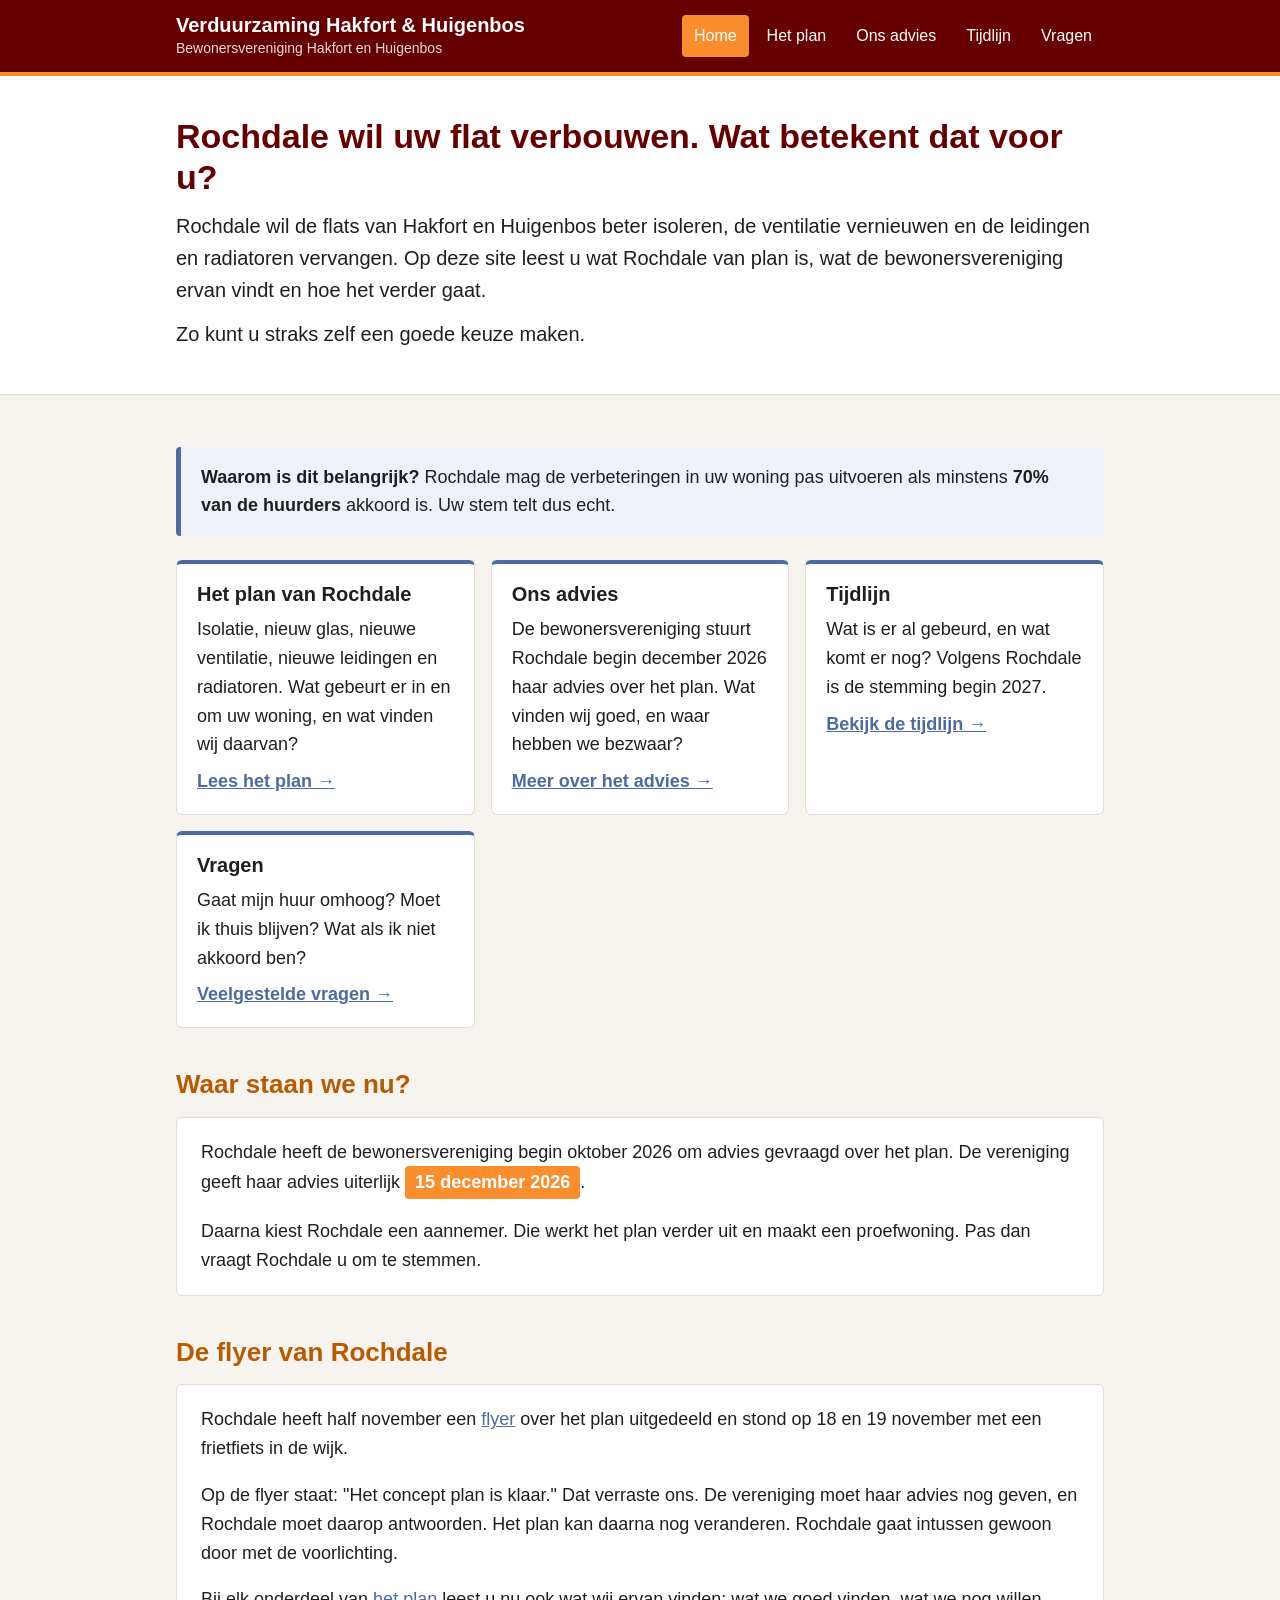
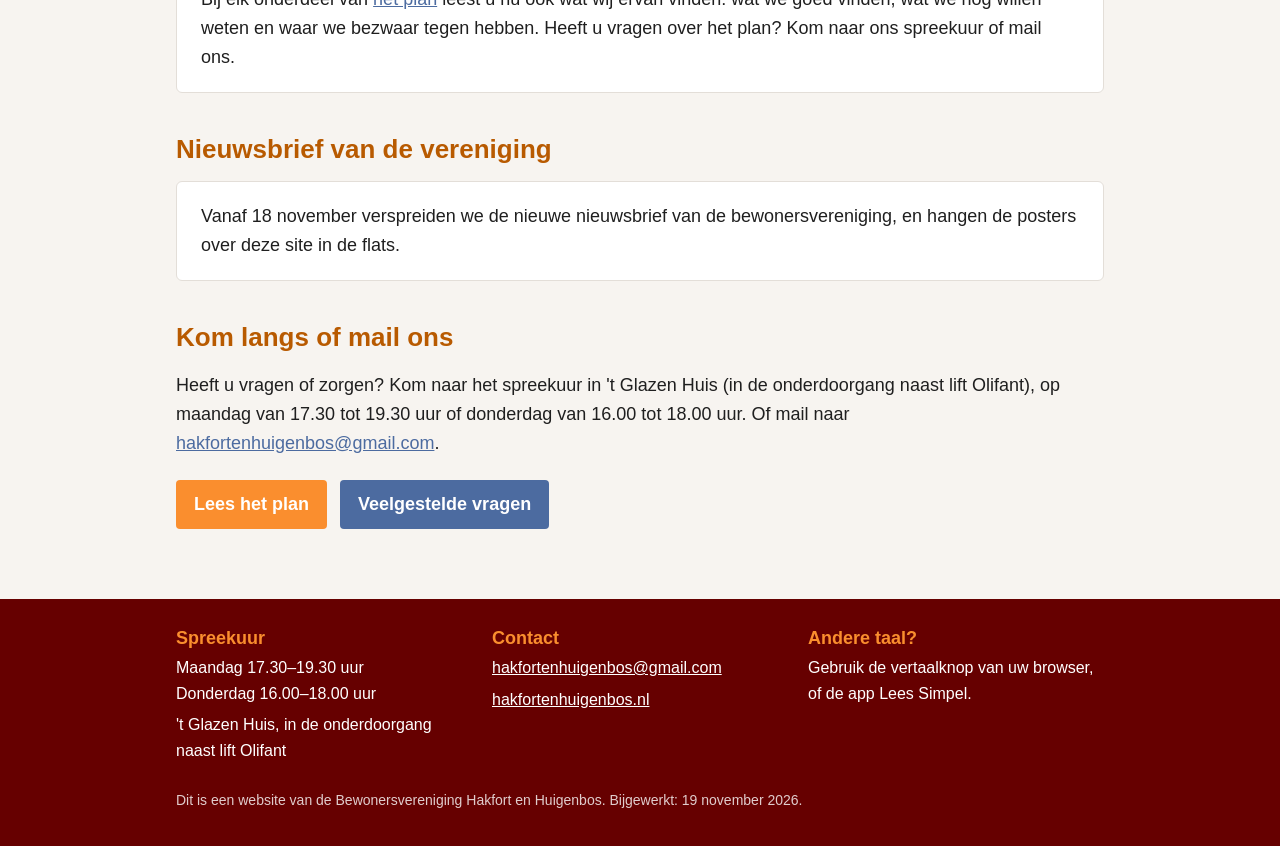
<file: index.html>
<!doctype html>
<html lang="nl">
<head>
<meta charset="utf-8">
<meta name="viewport" content="width=device-width, initial-scale=1">
<title>Verduurzaming Hakfort en Huigenbos</title>
<meta name="description" content="Rochdale wil de flats Hakfort en Huigenbos verbeteren. De bewonersvereniging legt uit wat dat voor u betekent.">
<link rel="stylesheet" href="css/style.css">
</head>
<body>
<header class="kop">
  <div class="wrap">
    <a class="logo" href="index.html"><strong>Verduurzaming Hakfort &amp; Huigenbos</strong><span>Bewonersvereniging Hakfort en Huigenbos</span></a>
    <button class="menu-knop" aria-expanded="false" aria-controls="menu">Menu</button>
    <nav id="menu" aria-label="Hoofdmenu">
      <ul>
        <li><a href="index.html" aria-current="page">Home</a></li>
        <li><a href="plan.html">Het plan</a></li>
        <li><a href="standpunt.html">Ons advies</a></li>
        <li><a href="tijdlijn.html">Tijdlijn</a></li>
        <li><a href="vragen.html">Vragen</a></li>
      </ul>
    </nav>
  </div>
</header>
<section class="intro">
  <div class="wrap">
    <h1>Rochdale wil uw flat verbouwen. Wat betekent dat voor u?</h1>
    <p>Rochdale wil de flats van Hakfort en Huigenbos beter isoleren, de ventilatie vernieuwen en de leidingen en radiatoren vervangen. Op deze site leest u wat Rochdale van plan is, wat de bewonersvereniging ervan vindt en hoe het verder gaat.</p>
    <p>Zo kunt u straks zelf een goede keuze maken.</p>
  </div>
</section>

<main>
  <div class="wrap">
    <div class="let-op">
      <p><strong>Waarom is dit belangrijk?</strong> Rochdale mag de verbeteringen in uw woning pas uitvoeren als minstens <strong>70% van de huurders</strong> akkoord is. Uw stem telt dus echt.</p>
    </div>

    <div class="kaarten">
      <div class="kaart">
        <h3>Het plan van Rochdale</h3>
        <p>Isolatie, nieuw glas, nieuwe ventilatie, nieuwe leidingen en radiatoren. Wat gebeurt er in en om uw woning, en wat vinden wij daarvan?</p>
        <a class="meer" href="plan.html">Lees het plan &rarr;</a>
      </div>
      <div class="kaart">
        <h3>Ons advies</h3>
        <p>De bewonersvereniging stuurt Rochdale begin december 2026 haar advies over het plan. Wat vinden wij goed, en waar hebben we bezwaar?</p>
        <a class="meer" href="standpunt.html">Meer over het advies &rarr;</a>
      </div>
      <div class="kaart">
        <h3>Tijdlijn</h3>
        <p>Wat is er al gebeurd, en wat komt er nog? Volgens Rochdale is de stemming begin 2027.</p>
        <a class="meer" href="tijdlijn.html">Bekijk de tijdlijn &rarr;</a>
      </div>
      <div class="kaart">
        <h3>Vragen</h3>
        <p>Gaat mijn huur omhoog? Moet ik thuis blijven? Wat als ik niet akkoord ben?</p>
        <a class="meer" href="vragen.html">Veelgestelde vragen &rarr;</a>
      </div>
    </div>

    <h2>Waar staan we nu?</h2>
    <div class="blok">
      <p>Rochdale heeft de bewonersvereniging begin oktober 2026 om advies gevraagd over het plan. De vereniging geeft haar advies uiterlijk <span class="datum-groot">15 december 2026</span>.</p>
      <p>Daarna kiest Rochdale een aannemer. Die werkt het plan verder uit en maakt een proefwoning. Pas dan vraagt Rochdale u om te stemmen.</p>
    </div>

    <h2>De flyer van Rochdale</h2>
    <div class="blok">
      <p>Rochdale heeft half november een <a href="documenten/flyer-rochdale-2026-11.pdf">flyer</a> over het plan uitgedeeld en stond op 18 en 19 november met een frietfiets in de wijk.</p>
      <p>Op de flyer staat: "Het concept plan is klaar." Dat verraste ons. De vereniging moet haar advies nog geven, en Rochdale moet daarop antwoorden. Het plan kan daarna nog veranderen. Rochdale gaat intussen gewoon door met de voorlichting.</p>
      <p>Bij elk onderdeel van <a href="plan.html">het plan</a> leest u nu ook wat wij ervan vinden: wat we goed vinden, wat we nog willen weten en waar we bezwaar tegen hebben. Heeft u vragen over het plan? Kom naar ons spreekuur of mail ons.</p>
    </div>

    <h2>Nieuwsbrief van de vereniging</h2>
    <div class="blok">
      <p>Vanaf 18 november verspreiden we de nieuwe nieuwsbrief van de bewonersvereniging, en hangen de posters over deze site in de flats.</p>
    </div>

    <h2>Kom langs of mail ons</h2>
    <p>Heeft u vragen of zorgen? Kom naar het spreekuur in 't Glazen Huis (in de onderdoorgang naast lift Olifant), op maandag van 17.30 tot 19.30 uur of donderdag van 16.00 tot 18.00 uur. Of mail naar <a href="mailto:hakfortenhuigenbos@gmail.com">hakfortenhuigenbos@gmail.com</a>.</p>
    <p><a class="knop" href="plan.html">Lees het plan</a> <a class="knop stil" href="vragen.html">Veelgestelde vragen</a></p>
  </div>
</main>
<footer class="voet">
  <div class="wrap">
    <div class="kolommen">
      <div>
        <h2>Spreekuur</h2>
        <p>Maandag 17.30–19.30 uur<br>Donderdag 16.00–18.00 uur</p>
        <p>'t Glazen Huis, in de onderdoorgang naast lift Olifant</p>
      </div>
      <div>
        <h2>Contact</h2>
        <p><a href="mailto:hakfortenhuigenbos@gmail.com">hakfortenhuigenbos@gmail.com</a></p>
        <p><a href="https://www.hakfortenhuigenbos.nl">hakfortenhuigenbos.nl</a></p>
      </div>
      <div>
        <h2>Andere taal?</h2>
        <p>Gebruik de vertaalknop van uw browser, of de app Lees Simpel.</p>
      </div>
    </div>
    <p class="klein">Dit is een website van de Bewonersvereniging Hakfort en Huigenbos. Bijgewerkt: 19 november 2026.</p>
  </div>
</footer>
<script src="js/main.js"></script>
</body>
</html>
</file>
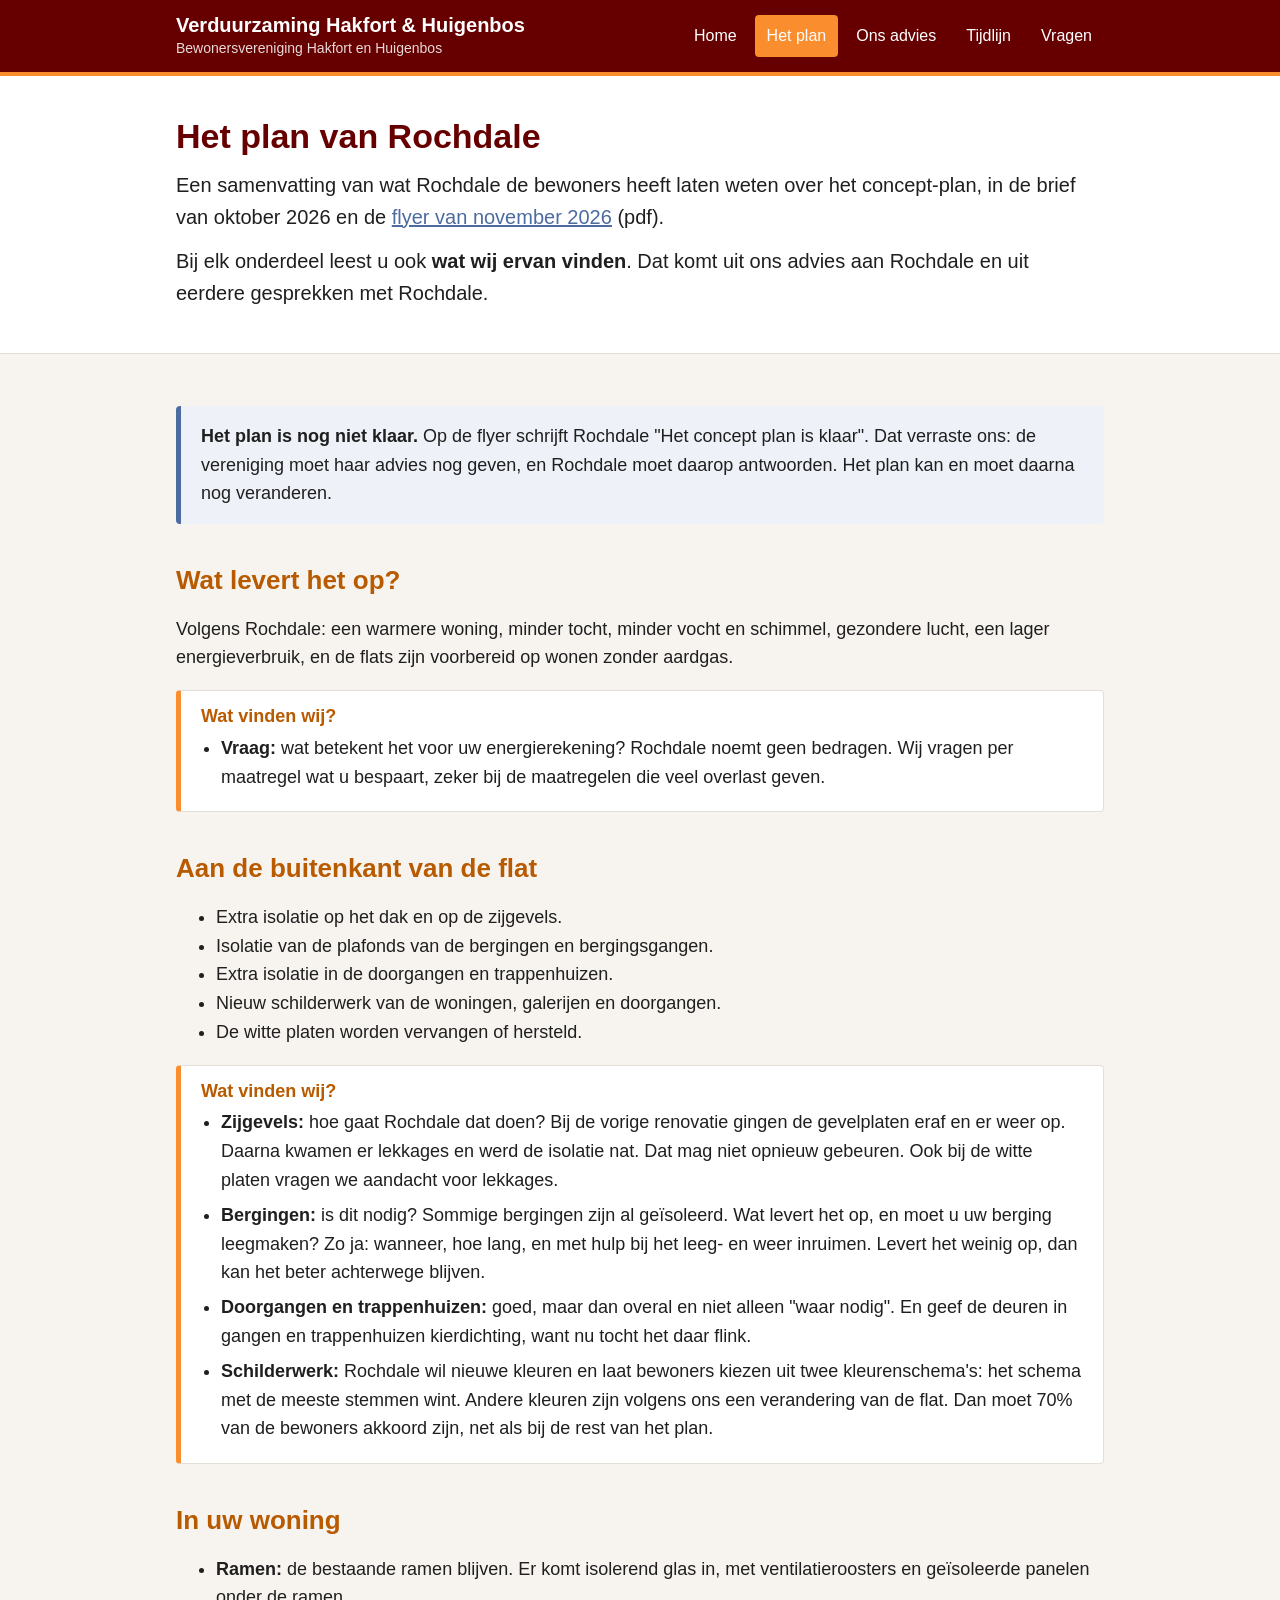
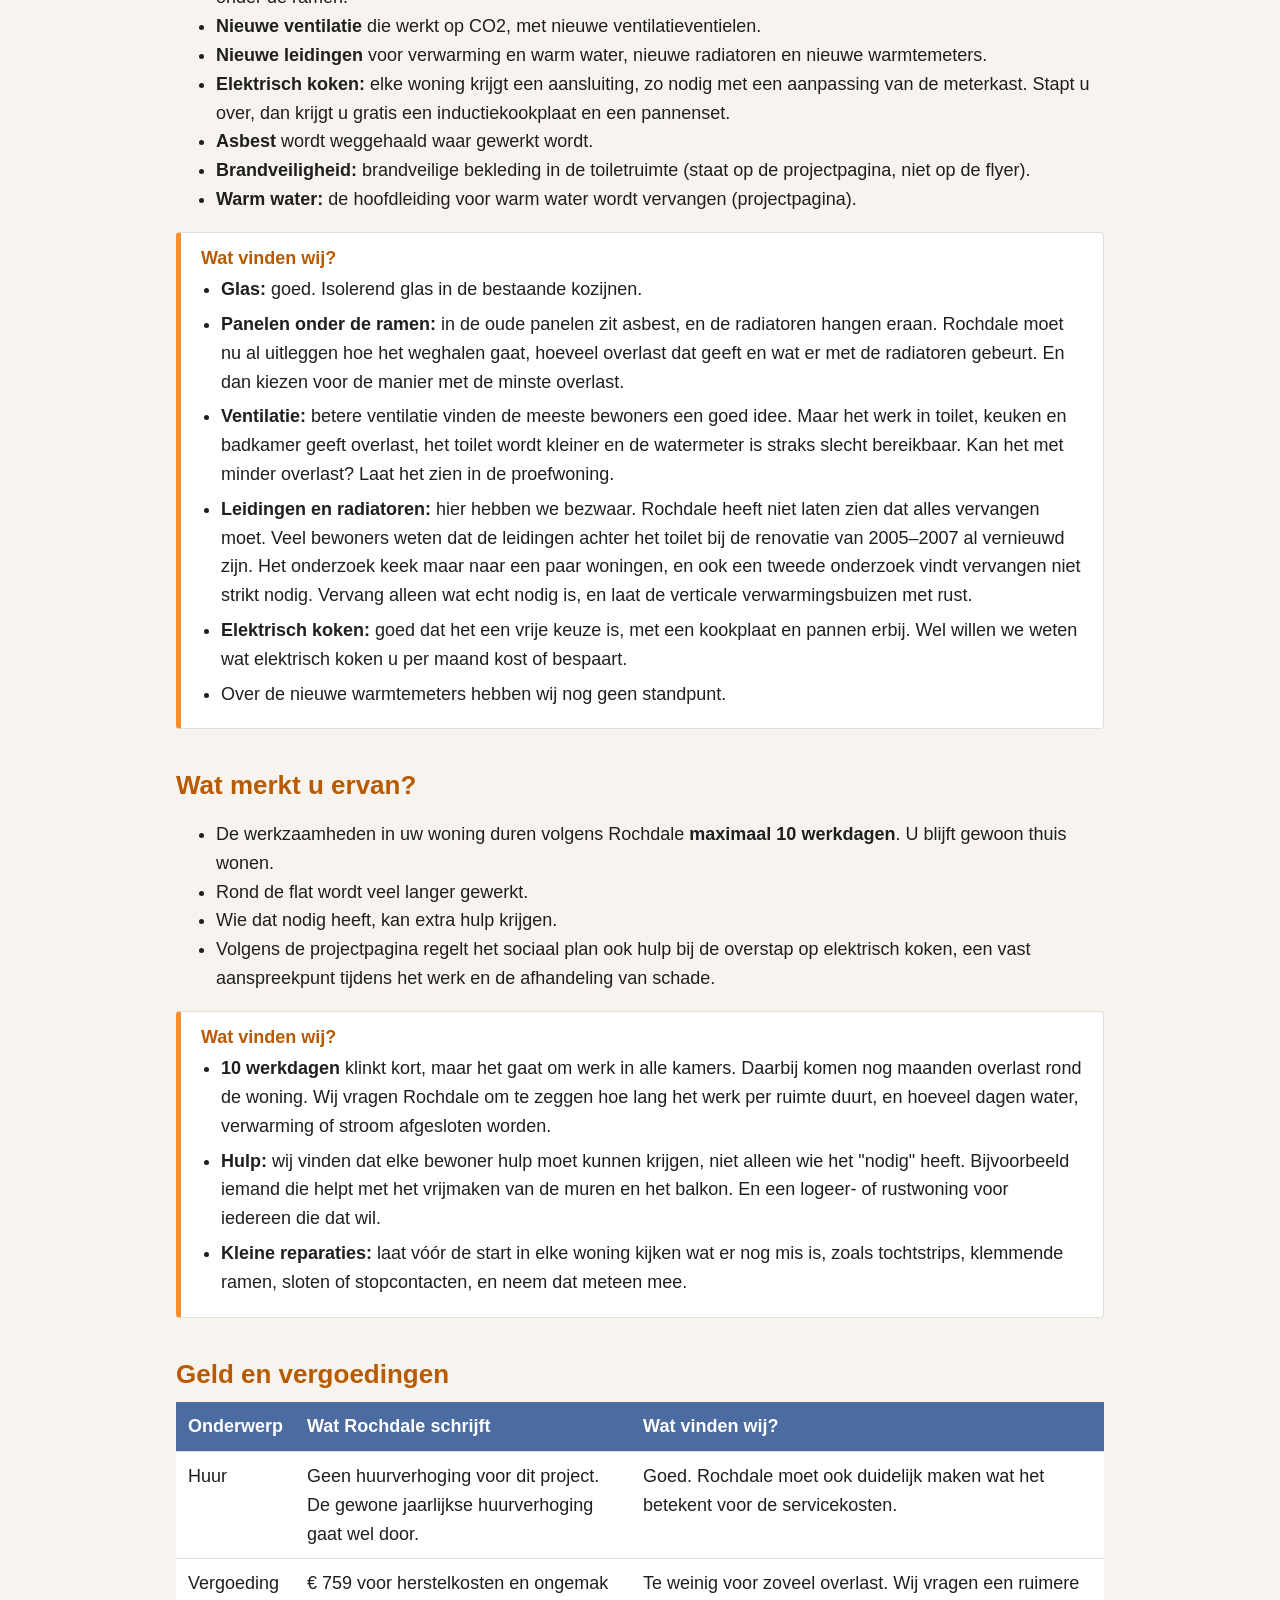
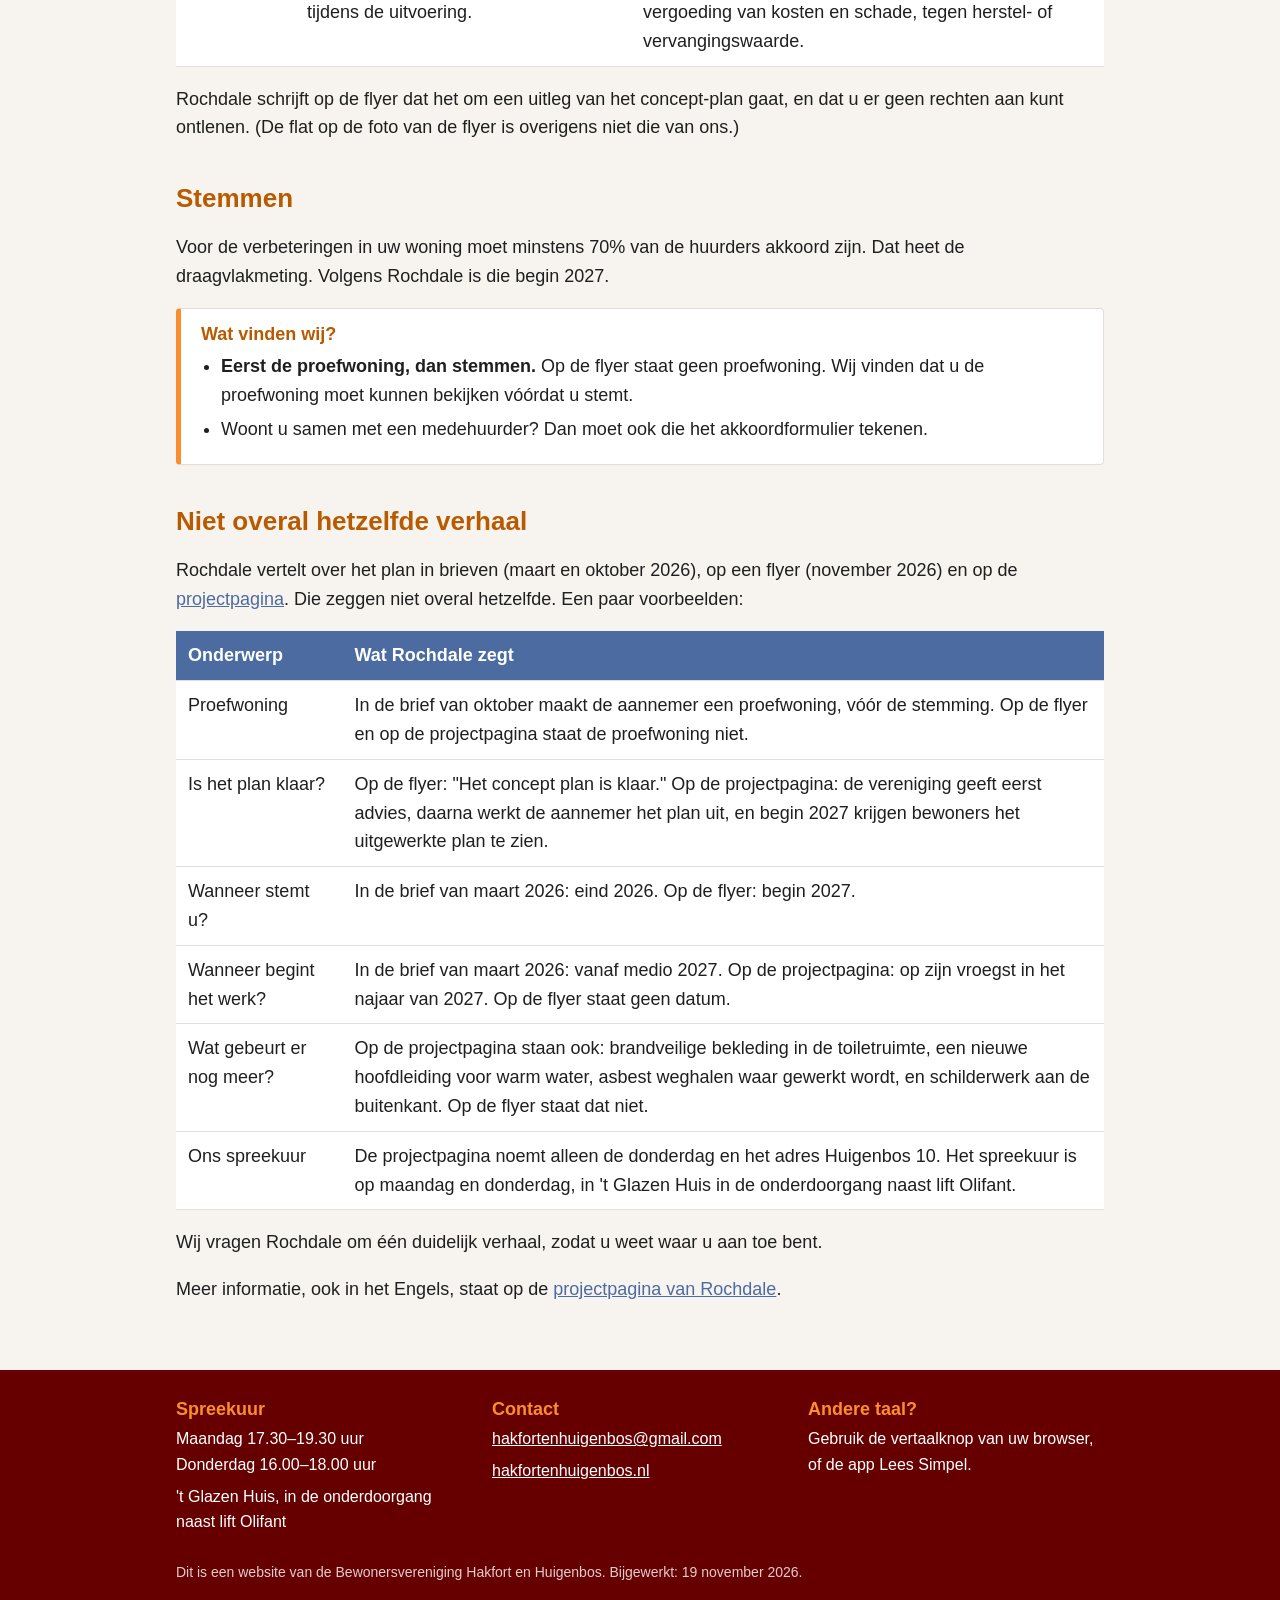
<file: plan.html>
<!doctype html>
<html lang="nl">
<head>
<meta charset="utf-8">
<meta name="viewport" content="width=device-width, initial-scale=1">
<title>Het plan van Rochdale - Verduurzaming Hakfort en Huigenbos</title>
<meta name="description" content="Wat Rochdale wil doen aan de flats Hakfort en Huigenbos, en wat de bewonersvereniging ervan vindt.">
<link rel="stylesheet" href="css/style.css">
</head>
<body>
<header class="kop">
  <div class="wrap">
    <a class="logo" href="index.html"><strong>Verduurzaming Hakfort &amp; Huigenbos</strong><span>Bewonersvereniging Hakfort en Huigenbos</span></a>
    <button class="menu-knop" aria-expanded="false" aria-controls="menu">Menu</button>
    <nav id="menu" aria-label="Hoofdmenu">
      <ul>
        <li><a href="index.html">Home</a></li>
        <li><a href="plan.html" aria-current="page">Het plan</a></li>
        <li><a href="standpunt.html">Ons advies</a></li>
        <li><a href="tijdlijn.html">Tijdlijn</a></li>
        <li><a href="vragen.html">Vragen</a></li>
      </ul>
    </nav>
  </div>
</header>
<section class="intro">
  <div class="wrap">
    <h1>Het plan van Rochdale</h1>
    <p>Een samenvatting van wat Rochdale de bewoners heeft laten weten over het concept-plan, in de brief van oktober 2026 en de <a href="documenten/flyer-rochdale-2026-11.pdf">flyer van november 2026</a> (pdf).</p>
    <p>Bij elk onderdeel leest u ook <strong>wat wij ervan vinden</strong>. Dat komt uit ons advies aan Rochdale en uit eerdere gesprekken met Rochdale.</p>
  </div>
</section>

<main>
  <div class="wrap">
    <div class="let-op">
      <p><strong>Het plan is nog niet klaar.</strong> Op de flyer schrijft Rochdale "Het concept plan is klaar". Dat verraste ons: de vereniging moet haar advies nog geven, en Rochdale moet daarop antwoorden. Het plan kan en moet daarna nog veranderen.</p>
    </div>

    <h2>Wat levert het op?</h2>
    <p>Volgens Rochdale: een warmere woning, minder tocht, minder vocht en schimmel, gezondere lucht, een lager energieverbruik, en de flats zijn voorbereid op wonen zonder aardgas.</p>
    <div class="onze-kijk">
      <h3>Wat vinden wij?</h3>
      <ul>
        <li><strong>Vraag:</strong> wat betekent het voor uw energierekening? Rochdale noemt geen bedragen. Wij vragen per maatregel wat u bespaart, zeker bij de maatregelen die veel overlast geven.</li>
      </ul>
    </div>

    <h2>Aan de buitenkant van de flat</h2>
    <ul>
      <li>Extra isolatie op het dak en op de zijgevels.</li>
      <li>Isolatie van de plafonds van de bergingen en bergingsgangen.</li>
      <li>Extra isolatie in de doorgangen en trappenhuizen.</li>
      <li>Nieuw schilderwerk van de woningen, galerijen en doorgangen.</li>
      <li>De witte platen worden vervangen of hersteld.</li>
    </ul>
    <div class="onze-kijk">
      <h3>Wat vinden wij?</h3>
      <ul>
        <li><strong>Zijgevels:</strong> hoe gaat Rochdale dat doen? Bij de vorige renovatie gingen de gevelplaten eraf en er weer op. Daarna kwamen er lekkages en werd de isolatie nat. Dat mag niet opnieuw gebeuren. Ook bij de witte platen vragen we aandacht voor lekkages.</li>
        <li><strong>Bergingen:</strong> is dit nodig? Sommige bergingen zijn al geïsoleerd. Wat levert het op, en moet u uw berging leegmaken? Zo ja: wanneer, hoe lang, en met hulp bij het leeg- en weer inruimen. Levert het weinig op, dan kan het beter achterwege blijven.</li>
        <li><strong>Doorgangen en trappenhuizen:</strong> goed, maar dan overal en niet alleen "waar nodig". En geef de deuren in gangen en trappenhuizen kierdichting, want nu tocht het daar flink.</li>
        <li><strong>Schilderwerk:</strong> Rochdale wil nieuwe kleuren en laat bewoners kiezen uit twee kleurenschema's: het schema met de meeste stemmen wint. Andere kleuren zijn volgens ons een verandering van de flat. Dan moet 70% van de bewoners akkoord zijn, net als bij de rest van het plan.</li>
      </ul>
    </div>

    <h2>In uw woning</h2>
    <ul>
      <li><strong>Ramen:</strong> de bestaande ramen blijven. Er komt isolerend glas in, met ventilatieroosters en geïsoleerde panelen onder de ramen.</li>
      <li><strong>Nieuwe ventilatie</strong> die werkt op CO2, met nieuwe ventilatieventielen.</li>
      <li><strong>Nieuwe leidingen</strong> voor verwarming en warm water, nieuwe radiatoren en nieuwe warmtemeters.</li>
      <li><strong>Elektrisch koken:</strong> elke woning krijgt een aansluiting, zo nodig met een aanpassing van de meterkast. Stapt u over, dan krijgt u gratis een inductiekookplaat en een pannenset.</li>
      <li><strong>Asbest</strong> wordt weggehaald waar gewerkt wordt.</li>
      <li><strong>Brandveiligheid:</strong> brandveilige bekleding in de toiletruimte (staat op de projectpagina, niet op de flyer).</li>
      <li><strong>Warm water:</strong> de hoofdleiding voor warm water wordt vervangen (projectpagina).</li>
    </ul>
    <div class="onze-kijk">
      <h3>Wat vinden wij?</h3>
      <ul>
        <li><strong>Glas:</strong> goed. Isolerend glas in de bestaande kozijnen.</li>
        <li><strong>Panelen onder de ramen:</strong> in de oude panelen zit asbest, en de radiatoren hangen eraan. Rochdale moet nu al uitleggen hoe het weghalen gaat, hoeveel overlast dat geeft en wat er met de radiatoren gebeurt. En dan kiezen voor de manier met de minste overlast.</li>
        <li><strong>Ventilatie:</strong> betere ventilatie vinden de meeste bewoners een goed idee. Maar het werk in toilet, keuken en badkamer geeft overlast, het toilet wordt kleiner en de watermeter is straks slecht bereikbaar. Kan het met minder overlast? Laat het zien in de proefwoning.</li>
        <li><strong>Leidingen en radiatoren:</strong> hier hebben we bezwaar. Rochdale heeft niet laten zien dat alles vervangen moet. Veel bewoners weten dat de leidingen achter het toilet bij de renovatie van 2005–2007 al vernieuwd zijn. Het onderzoek keek maar naar een paar woningen, en ook een tweede onderzoek vindt vervangen niet strikt nodig. Vervang alleen wat echt nodig is, en laat de verticale verwarmingsbuizen met rust.</li>
        <li><strong>Elektrisch koken:</strong> goed dat het een vrije keuze is, met een kookplaat en pannen erbij. Wel willen we weten wat elektrisch koken u per maand kost of bespaart.</li>
        <li>Over de nieuwe warmtemeters hebben wij nog geen standpunt.</li>
      </ul>
    </div>

    <h2>Wat merkt u ervan?</h2>
    <ul>
      <li>De werkzaamheden in uw woning duren volgens Rochdale <strong>maximaal 10 werkdagen</strong>. U blijft gewoon thuis wonen.</li>
      <li>Rond de flat wordt veel langer gewerkt.</li>
      <li>Wie dat nodig heeft, kan extra hulp krijgen.</li>
      <li>Volgens de projectpagina regelt het sociaal plan ook hulp bij de overstap op elektrisch koken, een vast aanspreekpunt tijdens het werk en de afhandeling van schade.</li>
    </ul>
    <div class="onze-kijk">
      <h3>Wat vinden wij?</h3>
      <ul>
        <li><strong>10 werkdagen</strong> klinkt kort, maar het gaat om werk in alle kamers. Daarbij komen nog maanden overlast rond de woning. Wij vragen Rochdale om te zeggen hoe lang het werk per ruimte duurt, en hoeveel dagen water, verwarming of stroom afgesloten worden.</li>
        <li><strong>Hulp:</strong> wij vinden dat elke bewoner hulp moet kunnen krijgen, niet alleen wie het "nodig" heeft. Bijvoorbeeld iemand die helpt met het vrijmaken van de muren en het balkon. En een logeer- of rustwoning voor iedereen die dat wil.</li>
        <li><strong>Kleine reparaties:</strong> laat vóór de start in elke woning kijken wat er nog mis is, zoals tochtstrips, klemmende ramen, sloten of stopcontacten, en neem dat meteen mee.</li>
      </ul>
    </div>

    <h2>Geld en vergoedingen</h2>
    <div class="tabel-wrap">
      <table>
        <tr><th>Onderwerp</th><th>Wat Rochdale schrijft</th><th>Wat vinden wij?</th></tr>
        <tr><td>Huur</td><td>Geen huurverhoging voor dit project. De gewone jaarlijkse huurverhoging gaat wel door.</td><td>Goed. Rochdale moet ook duidelijk maken wat het betekent voor de servicekosten.</td></tr>
        <tr><td>Vergoeding</td><td>€ 759 voor herstelkosten en ongemak tijdens de uitvoering.</td><td>Te weinig voor zoveel overlast. Wij vragen een ruimere vergoeding van kosten en schade, tegen herstel- of vervangingswaarde.</td></tr>
      </table>
    </div>
    <p class="klein">Rochdale schrijft op de flyer dat het om een uitleg van het concept-plan gaat, en dat u er geen rechten aan kunt ontlenen. (De flat op de foto van de flyer is overigens niet die van ons.)</p>

    <h2>Stemmen</h2>
    <p>Voor de verbeteringen in uw woning moet minstens 70% van de huurders akkoord zijn. Dat heet de draagvlakmeting. Volgens Rochdale is die begin 2027.</p>
    <div class="onze-kijk">
      <h3>Wat vinden wij?</h3>
      <ul>
        <li><strong>Eerst de proefwoning, dan stemmen.</strong> Op de flyer staat geen proefwoning. Wij vinden dat u de proefwoning moet kunnen bekijken vóórdat u stemt.</li>
        <li>Woont u samen met een medehuurder? Dan moet ook die het akkoordformulier tekenen.</li>
      </ul>
    </div>
    <h2>Niet overal hetzelfde verhaal</h2>
    <p>Rochdale vertelt over het plan in brieven (maart en oktober 2026), op een flyer (november 2026) en op de <a href="https://www.rochdale.nl/renovatie-sloop-nieuwbouw/verduurzaming-hakfort-en-huigenbos">projectpagina</a>. Die zeggen niet overal hetzelfde. Een paar voorbeelden:</p>
    <div class="tabel-wrap">
      <table>
        <tr><th>Onderwerp</th><th>Wat Rochdale zegt</th></tr>
        <tr><td>Proefwoning</td><td>In de brief van oktober maakt de aannemer een proefwoning, vóór de stemming. Op de flyer en op de projectpagina staat de proefwoning niet.</td></tr>
        <tr><td>Is het plan klaar?</td><td>Op de flyer: "Het concept plan is klaar." Op de projectpagina: de vereniging geeft eerst advies, daarna werkt de aannemer het plan uit, en begin 2027 krijgen bewoners het uitgewerkte plan te zien.</td></tr>
        <tr><td>Wanneer stemt u?</td><td>In de brief van maart 2026: eind 2026. Op de flyer: begin 2027.</td></tr>
        <tr><td>Wanneer begint het werk?</td><td>In de brief van maart 2026: vanaf medio 2027. Op de projectpagina: op zijn vroegst in het najaar van 2027. Op de flyer staat geen datum.</td></tr>
        <tr><td>Wat gebeurt er nog meer?</td><td>Op de projectpagina staan ook: brandveilige bekleding in de toiletruimte, een nieuwe hoofdleiding voor warm water, asbest weghalen waar gewerkt wordt, en schilderwerk aan de buitenkant. Op de flyer staat dat niet.</td></tr>
        <tr><td>Ons spreekuur</td><td>De projectpagina noemt alleen de donderdag en het adres Huigenbos 10. Het spreekuur is op maandag en donderdag, in 't Glazen Huis in de onderdoorgang naast lift Olifant.</td></tr>
      </table>
    </div>
    <p>Wij vragen Rochdale om één duidelijk verhaal, zodat u weet waar u aan toe bent.</p>
    <p>Meer informatie, ook in het Engels, staat op de <a href="https://www.rochdale.nl/renovatie-sloop-nieuwbouw/verduurzaming-hakfort-en-huigenbos">projectpagina van Rochdale</a>.</p>
  </div>
</main>
<footer class="voet">
  <div class="wrap">
    <div class="kolommen">
      <div>
        <h2>Spreekuur</h2>
        <p>Maandag 17.30–19.30 uur<br>Donderdag 16.00–18.00 uur</p>
        <p>'t Glazen Huis, in de onderdoorgang naast lift Olifant</p>
      </div>
      <div>
        <h2>Contact</h2>
        <p><a href="mailto:hakfortenhuigenbos@gmail.com">hakfortenhuigenbos@gmail.com</a></p>
        <p><a href="https://www.hakfortenhuigenbos.nl">hakfortenhuigenbos.nl</a></p>
      </div>
      <div>
        <h2>Andere taal?</h2>
        <p>Gebruik de vertaalknop van uw browser, of de app Lees Simpel.</p>
      </div>
    </div>
    <p class="klein">Dit is een website van de Bewonersvereniging Hakfort en Huigenbos. Bijgewerkt: 19 november 2026.</p>
  </div>
</footer>
<script src="js/main.js"></script>
</body>
</html>
</file>
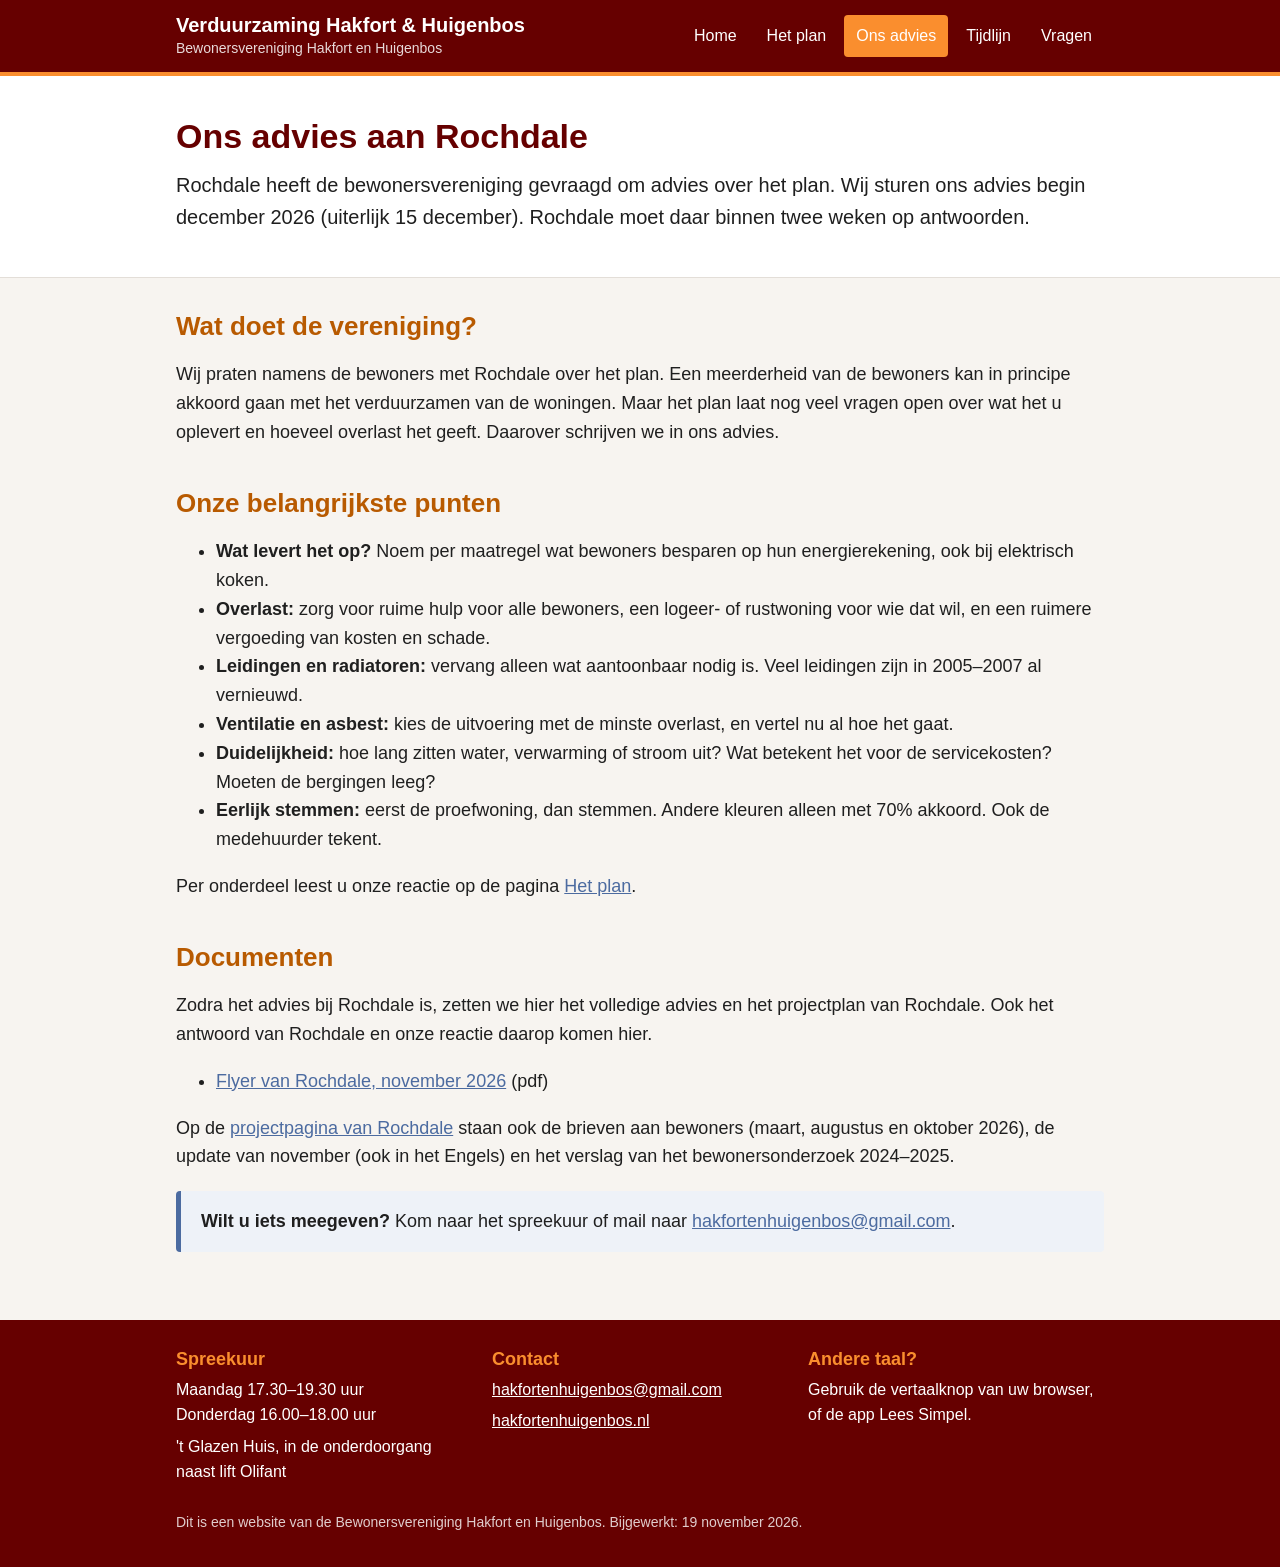
<file: standpunt.html>
<!doctype html>
<html lang="nl">
<head>
<meta charset="utf-8">
<meta name="viewport" content="width=device-width, initial-scale=1">
<title>Ons advies - Verduurzaming Hakfort en Huigenbos</title>
<meta name="description" content="Het advies van de bewonersvereniging Hakfort en Huigenbos over het plan van Rochdale.">
<link rel="stylesheet" href="css/style.css">
</head>
<body>
<header class="kop">
  <div class="wrap">
    <a class="logo" href="index.html"><strong>Verduurzaming Hakfort &amp; Huigenbos</strong><span>Bewonersvereniging Hakfort en Huigenbos</span></a>
    <button class="menu-knop" aria-expanded="false" aria-controls="menu">Menu</button>
    <nav id="menu" aria-label="Hoofdmenu">
      <ul>
        <li><a href="index.html">Home</a></li>
        <li><a href="plan.html">Het plan</a></li>
        <li><a href="standpunt.html" aria-current="page">Ons advies</a></li>
        <li><a href="tijdlijn.html">Tijdlijn</a></li>
        <li><a href="vragen.html">Vragen</a></li>
      </ul>
    </nav>
  </div>
</header>
<section class="intro">
  <div class="wrap">
    <h1>Ons advies aan Rochdale</h1>
    <p>Rochdale heeft de bewonersvereniging gevraagd om advies over het plan. Wij sturen ons advies begin december 2026 (uiterlijk 15 december). Rochdale moet daar binnen twee weken op antwoorden.</p>
  </div>
</section>

<main>
  <div class="wrap">
    <h2>Wat doet de vereniging?</h2>
    <p>Wij praten namens de bewoners met Rochdale over het plan. Een meerderheid van de bewoners kan in principe akkoord gaan met het verduurzamen van de woningen. Maar het plan laat nog veel vragen open over wat het u oplevert en hoeveel overlast het geeft. Daarover schrijven we in ons advies.</p>

    <h2>Onze belangrijkste punten</h2>
    <ul>
      <li><strong>Wat levert het op?</strong> Noem per maatregel wat bewoners besparen op hun energierekening, ook bij elektrisch koken.</li>
      <li><strong>Overlast:</strong> zorg voor ruime hulp voor alle bewoners, een logeer- of rustwoning voor wie dat wil, en een ruimere vergoeding van kosten en schade.</li>
      <li><strong>Leidingen en radiatoren:</strong> vervang alleen wat aantoonbaar nodig is. Veel leidingen zijn in 2005–2007 al vernieuwd.</li>
      <li><strong>Ventilatie en asbest:</strong> kies de uitvoering met de minste overlast, en vertel nu al hoe het gaat.</li>
      <li><strong>Duidelijkheid:</strong> hoe lang zitten water, verwarming of stroom uit? Wat betekent het voor de servicekosten? Moeten de bergingen leeg?</li>
      <li><strong>Eerlijk stemmen:</strong> eerst de proefwoning, dan stemmen. Andere kleuren alleen met 70% akkoord. Ook de medehuurder tekent.</li>
    </ul>
    <p>Per onderdeel leest u onze reactie op de pagina <a href="plan.html">Het plan</a>.</p>

    <h2>Documenten</h2>
    <p>Zodra het advies bij Rochdale is, zetten we hier het volledige advies en het projectplan van Rochdale. Ook het antwoord van Rochdale en onze reactie daarop komen hier.</p>
    <ul>
      <li><a href="documenten/flyer-rochdale-2026-11.pdf">Flyer van Rochdale, november 2026</a> (pdf)</li>
    </ul>
    <p>Op de <a href="https://www.rochdale.nl/renovatie-sloop-nieuwbouw/verduurzaming-hakfort-en-huigenbos">projectpagina van Rochdale</a> staan ook de brieven aan bewoners (maart, augustus en oktober 2026), de update van november (ook in het Engels) en het verslag van het bewonersonderzoek 2024–2025.</p>

    <div class="let-op">
      <p><strong>Wilt u iets meegeven?</strong> Kom naar het spreekuur of mail naar <a href="mailto:hakfortenhuigenbos@gmail.com">hakfortenhuigenbos@gmail.com</a>.</p>
    </div>
  </div>
</main>
<footer class="voet">
  <div class="wrap">
    <div class="kolommen">
      <div>
        <h2>Spreekuur</h2>
        <p>Maandag 17.30–19.30 uur<br>Donderdag 16.00–18.00 uur</p>
        <p>'t Glazen Huis, in de onderdoorgang naast lift Olifant</p>
      </div>
      <div>
        <h2>Contact</h2>
        <p><a href="mailto:hakfortenhuigenbos@gmail.com">hakfortenhuigenbos@gmail.com</a></p>
        <p><a href="https://www.hakfortenhuigenbos.nl">hakfortenhuigenbos.nl</a></p>
      </div>
      <div>
        <h2>Andere taal?</h2>
        <p>Gebruik de vertaalknop van uw browser, of de app Lees Simpel.</p>
      </div>
    </div>
    <p class="klein">Dit is een website van de Bewonersvereniging Hakfort en Huigenbos. Bijgewerkt: 19 november 2026.</p>
  </div>
</footer>
<script src="js/main.js"></script>
</body>
</html>
</file>
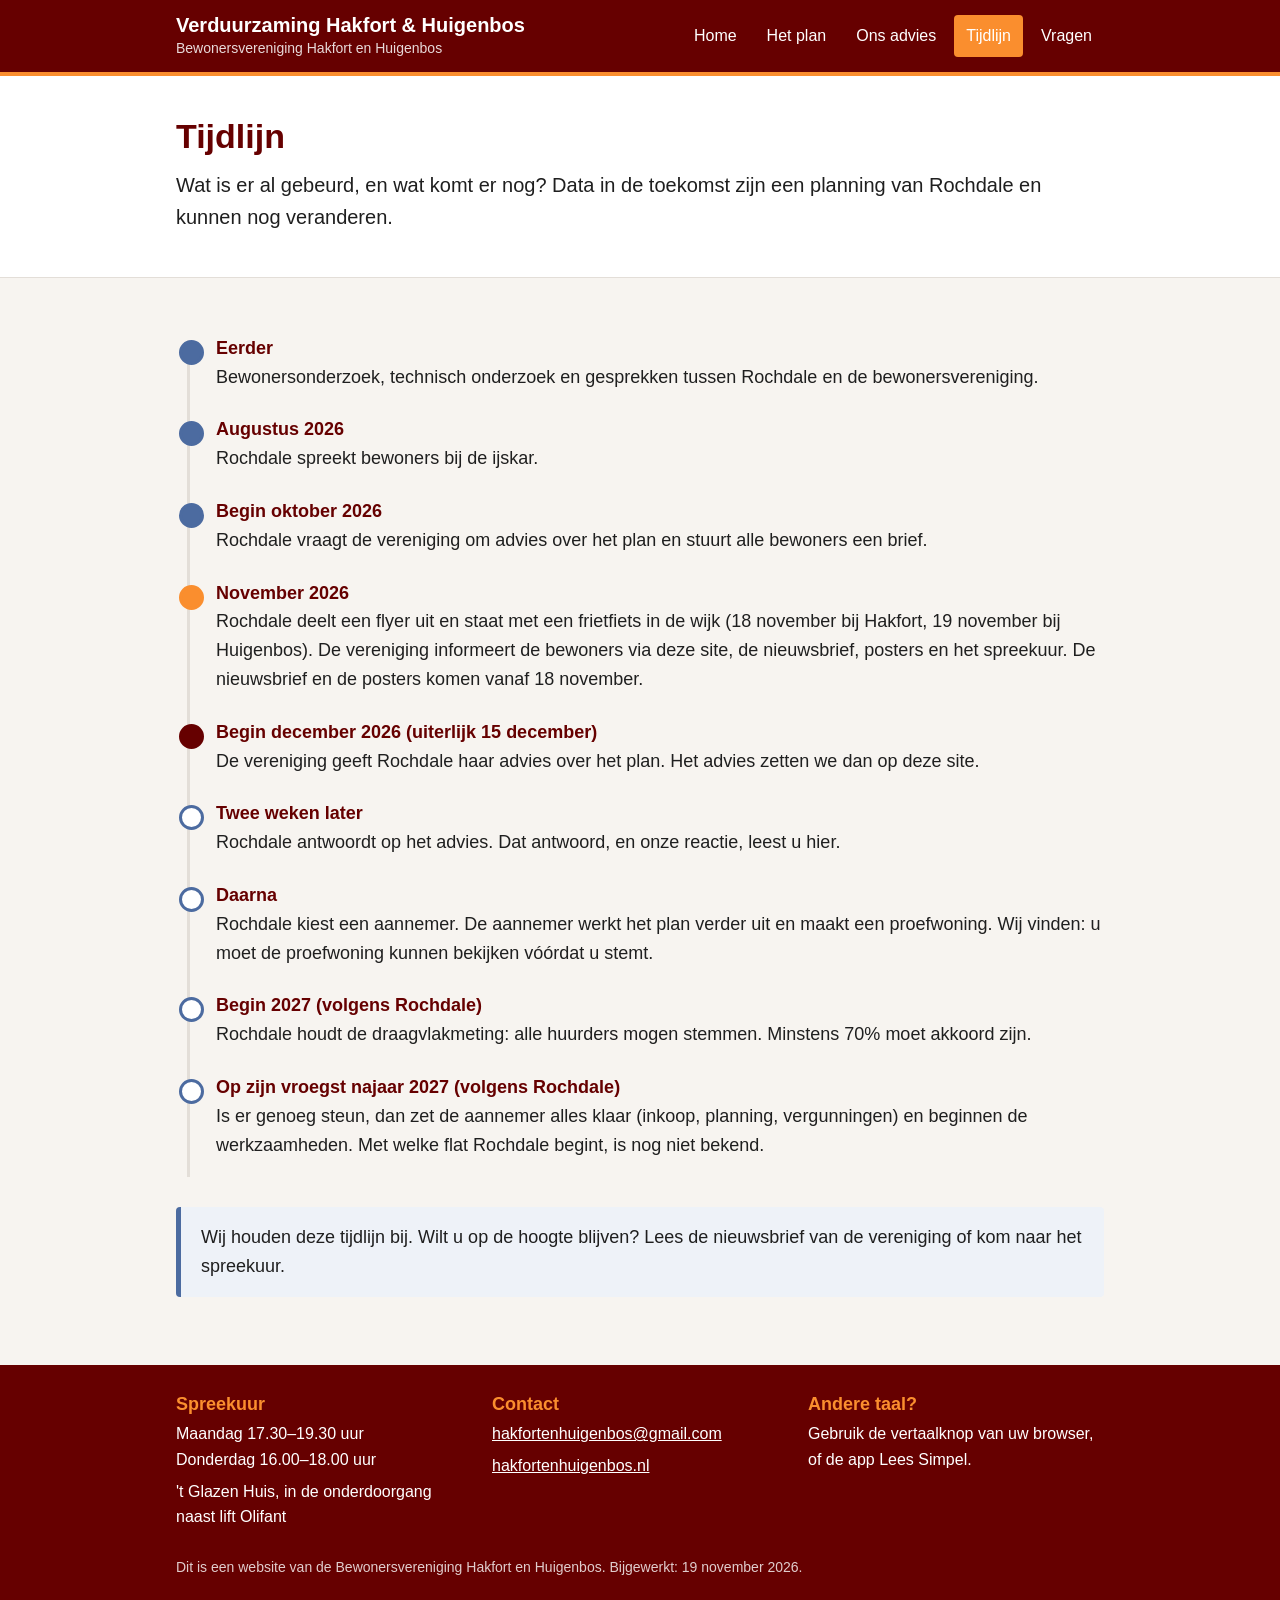
<file: tijdlijn.html>
<!doctype html>
<html lang="nl">
<head>
<meta charset="utf-8">
<meta name="viewport" content="width=device-width, initial-scale=1">
<title>Tijdlijn - Verduurzaming Hakfort en Huigenbos</title>
<meta name="description" content="Wat er al gebeurd is en wat er nog komt bij de verduurzaming van Hakfort en Huigenbos.">
<link rel="stylesheet" href="css/style.css">
</head>
<body>
<header class="kop">
  <div class="wrap">
    <a class="logo" href="index.html"><strong>Verduurzaming Hakfort &amp; Huigenbos</strong><span>Bewonersvereniging Hakfort en Huigenbos</span></a>
    <button class="menu-knop" aria-expanded="false" aria-controls="menu">Menu</button>
    <nav id="menu" aria-label="Hoofdmenu">
      <ul>
        <li><a href="index.html">Home</a></li>
        <li><a href="plan.html">Het plan</a></li>
        <li><a href="standpunt.html">Ons advies</a></li>
        <li><a href="tijdlijn.html" aria-current="page">Tijdlijn</a></li>
        <li><a href="vragen.html">Vragen</a></li>
      </ul>
    </nav>
  </div>
</header>
<section class="intro">
  <div class="wrap">
    <h1>Tijdlijn</h1>
    <p>Wat is er al gebeurd, en wat komt er nog? Data in de toekomst zijn een planning van Rochdale en kunnen nog veranderen.</p>
  </div>
</section>

<main>
  <div class="wrap">
    <ol class="tijdlijn">
      <li class="gedaan">
        <span class="wanneer">Eerder</span>
        Bewonersonderzoek, technisch onderzoek en gesprekken tussen Rochdale en de bewonersvereniging.
      </li>
      <li class="gedaan">
        <span class="wanneer">Augustus 2026</span>
        Rochdale spreekt bewoners bij de ijskar.
      </li>
      <li class="gedaan">
        <span class="wanneer">Begin oktober 2026</span>
        Rochdale vraagt de vereniging om advies over het plan en stuurt alle bewoners een brief.
      </li>
      <li class="nu">
        <span class="wanneer">November 2026</span>
        Rochdale deelt een flyer uit en staat met een frietfiets in de wijk (18 november bij Hakfort, 19 november bij Huigenbos). De vereniging informeert de bewoners via deze site, de nieuwsbrief, posters en het spreekuur. De nieuwsbrief en de posters komen vanaf 18 november.
      </li>
      <li class="mijlpaal">
        <span class="wanneer">Begin december 2026 (uiterlijk 15 december)</span>
        De vereniging geeft Rochdale haar advies over het plan. Het advies zetten we dan op deze site.
      </li>
      <li>
        <span class="wanneer">Twee weken later</span>
        Rochdale antwoordt op het advies. Dat antwoord, en onze reactie, leest u hier.
      </li>
      <li>
        <span class="wanneer">Daarna</span>
        Rochdale kiest een aannemer. De aannemer werkt het plan verder uit en maakt een proefwoning. Wij vinden: u moet de proefwoning kunnen bekijken vóórdat u stemt.
      </li>
      <li>
        <span class="wanneer">Begin 2027 (volgens Rochdale)</span>
        Rochdale houdt de draagvlakmeting: alle huurders mogen stemmen. Minstens 70% moet akkoord zijn.
      </li>
      <li>
        <span class="wanneer">Op zijn vroegst najaar 2027 (volgens Rochdale)</span>
        Is er genoeg steun, dan zet de aannemer alles klaar (inkoop, planning, vergunningen) en beginnen de werkzaamheden. Met welke flat Rochdale begint, is nog niet bekend.
      </li>
    </ol>

    <div class="let-op">
      <p>Wij houden deze tijdlijn bij. Wilt u op de hoogte blijven? Lees de nieuwsbrief van de vereniging of kom naar het spreekuur.</p>
    </div>
  </div>
</main>
<footer class="voet">
  <div class="wrap">
    <div class="kolommen">
      <div>
        <h2>Spreekuur</h2>
        <p>Maandag 17.30–19.30 uur<br>Donderdag 16.00–18.00 uur</p>
        <p>'t Glazen Huis, in de onderdoorgang naast lift Olifant</p>
      </div>
      <div>
        <h2>Contact</h2>
        <p><a href="mailto:hakfortenhuigenbos@gmail.com">hakfortenhuigenbos@gmail.com</a></p>
        <p><a href="https://www.hakfortenhuigenbos.nl">hakfortenhuigenbos.nl</a></p>
      </div>
      <div>
        <h2>Andere taal?</h2>
        <p>Gebruik de vertaalknop van uw browser, of de app Lees Simpel.</p>
      </div>
    </div>
    <p class="klein">Dit is een website van de Bewonersvereniging Hakfort en Huigenbos. Bijgewerkt: 19 november 2026.</p>
  </div>
</footer>
<script src="js/main.js"></script>
</body>
</html>
</file>
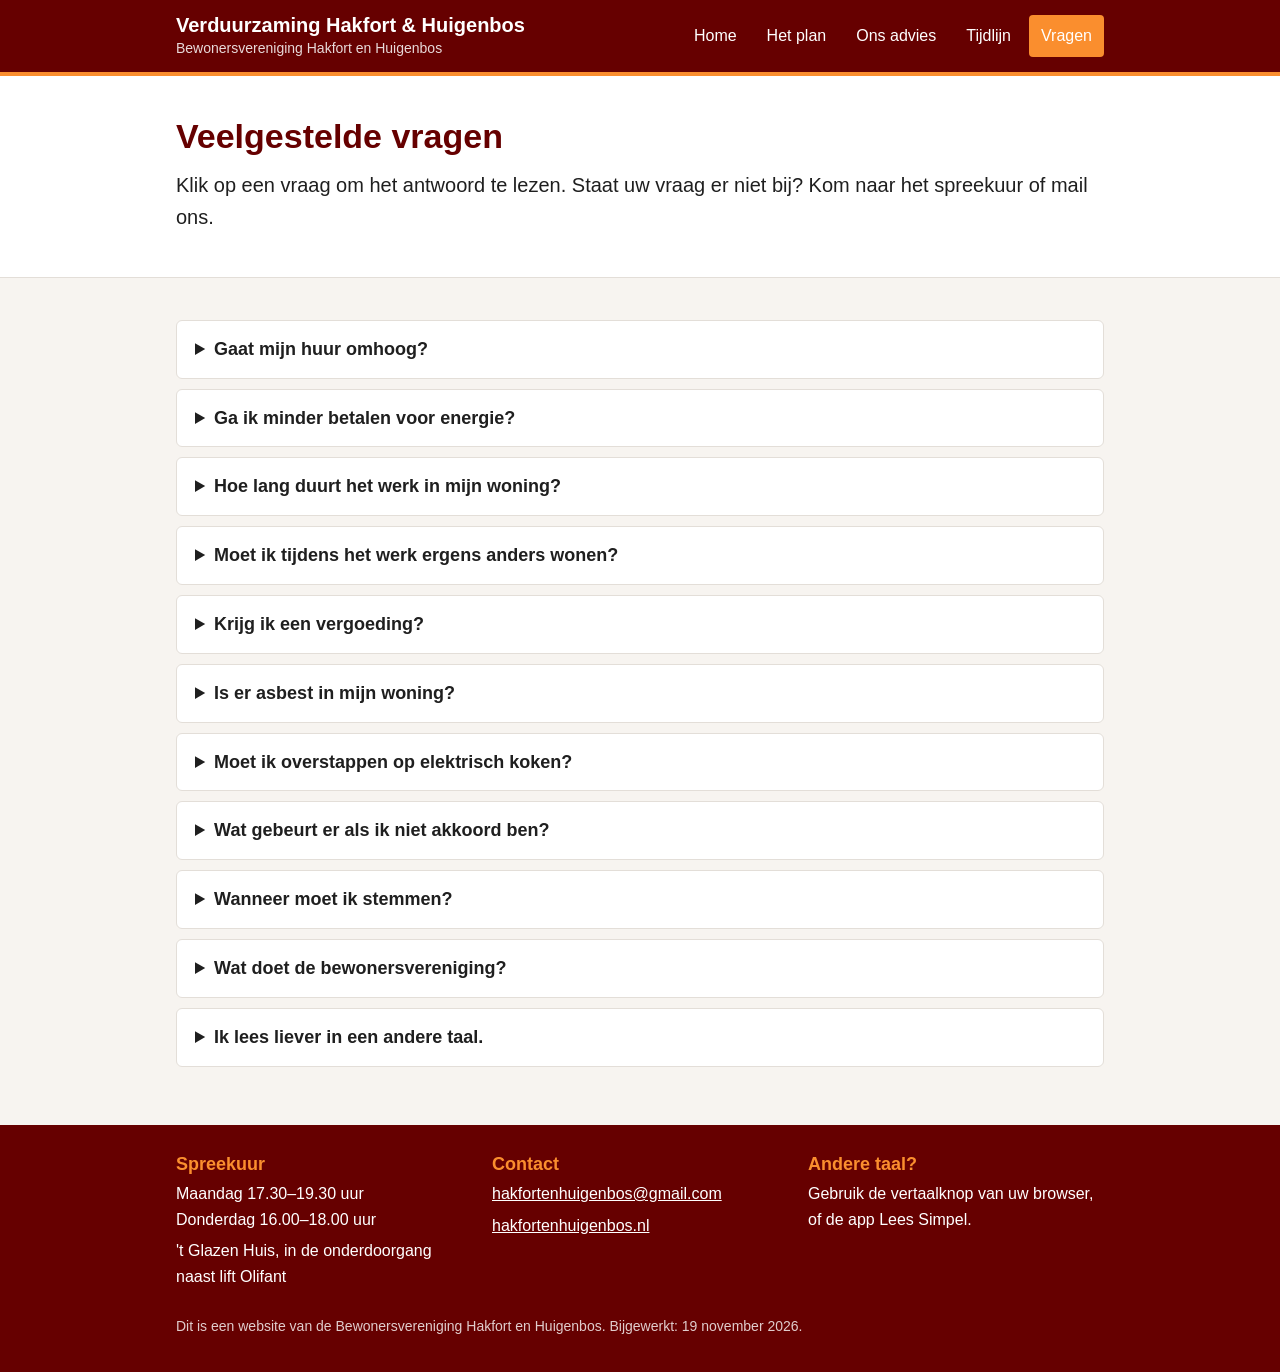
<file: vragen.html>
<!doctype html>
<html lang="nl">
<head>
<meta charset="utf-8">
<meta name="viewport" content="width=device-width, initial-scale=1">
<title>Vragen - Verduurzaming Hakfort en Huigenbos</title>
<meta name="description" content="Veelgestelde vragen over de verbouwing van de flats Hakfort en Huigenbos.">
<link rel="stylesheet" href="css/style.css">
</head>
<body>
<header class="kop">
  <div class="wrap">
    <a class="logo" href="index.html"><strong>Verduurzaming Hakfort &amp; Huigenbos</strong><span>Bewonersvereniging Hakfort en Huigenbos</span></a>
    <button class="menu-knop" aria-expanded="false" aria-controls="menu">Menu</button>
    <nav id="menu" aria-label="Hoofdmenu">
      <ul>
        <li><a href="index.html">Home</a></li>
        <li><a href="plan.html">Het plan</a></li>
        <li><a href="standpunt.html">Ons advies</a></li>
        <li><a href="tijdlijn.html">Tijdlijn</a></li>
        <li><a href="vragen.html" aria-current="page">Vragen</a></li>
      </ul>
    </nav>
  </div>
</header>
<section class="intro">
  <div class="wrap">
    <h1>Veelgestelde vragen</h1>
    <p>Klik op een vraag om het antwoord te lezen. Staat uw vraag er niet bij? Kom naar het spreekuur of mail ons.</p>
  </div>
</section>

<main>
  <div class="wrap">
    <details>
      <summary>Gaat mijn huur omhoog?</summary>
      <div class="antwoord"><p>Volgens Rochdale niet: er komt geen huurverhoging voor dit project. De gewone jaarlijkse huurverhoging gaat wel door.</p><p><em>Wij vragen Rochdale om ook duidelijk te maken wat het plan betekent voor de servicekosten.</em></p></div>
    </details>
    <details>
      <summary>Ga ik minder betalen voor energie?</summary>
      <div class="antwoord"><p>Rochdale verwacht een lager energieverbruik, omdat de woning beter geïsoleerd wordt. Een bedrag noemt Rochdale niet.</p><p><em>Wij vragen Rochdale om per maatregel te zeggen wat u bespaart.</em></p></div>
    </details>
    <details>
      <summary>Hoe lang duurt het werk in mijn woning?</summary>
      <div class="antwoord"><p>Volgens Rochdale maximaal 10 werkdagen. Let op: rond de flat wordt veel langer gewerkt.</p><p><em>Wij vragen Rochdale om te zeggen hoe lang het werk per ruimte duurt, en hoeveel dagen water, verwarming of stroom afgesloten worden.</em></p></div>
    </details>
    <details>
      <summary>Moet ik tijdens het werk ergens anders wonen?</summary>
      <div class="antwoord"><p>Nee, u blijft thuis wonen. Heeft u extra hulp nodig? Volgens Rochdale is dat mogelijk. Vraag ernaar bij Rochdale.</p><p><em>Wij vinden dat elke bewoner hulp moet kunnen krijgen, en een logeer- of rustwoning als u dat wilt.</em></p></div>
    </details>
    <details>
      <summary>Krijg ik een vergoeding?</summary>
      <div class="antwoord"><p>Ja. Volgens Rochdale krijgt u € 759 voor herstelkosten en ongemak tijdens de uitvoering.</p><p><em>Wij vinden dat te weinig, en vragen een ruimere vergoeding van kosten en schade.</em></p></div>
    </details>
    <details>
      <summary>Is er asbest in mijn woning?</summary>
      <div class="antwoord"><p>In de flats zit asbest. Dat wordt bij de verbouwing weggehaald. Waar precies, horen we nog van Rochdale.</p><p><em>Het gaat onder meer om de panelen onder de ramen. Wij vragen Rochdale om nu al uit te leggen hoe dat gaat en hoeveel overlast het geeft.</em></p></div>
    </details>
    <details>
      <summary>Moet ik overstappen op elektrisch koken?</summary>
      <div class="antwoord"><p>Nee, dat kiest u zelf. Elke woning krijgt een aansluiting voor elektrisch koken. Stapt u over, dan krijgt u gratis een inductiekookplaat en een pannenset.</p></div>
    </details>
    <details>
      <summary>Wat gebeurt er als ik niet akkoord ben?</summary>
      <div class="antwoord"><p>Rochdale mag de verbeteringen alleen uitvoeren als minstens 70% van de huurders akkoord is. Is dat zo, dan gaan de werkzaamheden ook in uw woning door. Is minder dan 70% akkoord, dan moet Rochdale opnieuw bekijken wat er met het plan gebeurt.</p></div>
    </details>
    <details>
      <summary>Wanneer moet ik stemmen?</summary>
      <div class="antwoord"><p>Volgens Rochdale begin 2027. Eerst geeft de vereniging haar advies, kiest Rochdale een aannemer en komt er een proefwoning. U krijgt bericht van Rochdale.</p><p><em>Wij vinden: eerst de proefwoning bekijken, dan pas stemmen.</em></p></div>
    </details>
    <details>
      <summary>Wat doet de bewonersvereniging?</summary>
      <div class="antwoord"><p>De vereniging praat namens de bewoners met Rochdale en geeft begin december een advies over het plan. Op deze site leggen wij uit wat er in het plan staat en wat wij ervan vinden, zodat u zelf een goede keuze kunt maken.</p></div>
    </details>
    <details>
      <summary>Ik lees liever in een andere taal.</summary>
      <div class="antwoord"><p>Gebruik de vertaalknop van uw browser (in Chrome: rechtsklik en kies "Vertalen"). De app Lees Simpel maakt teksten korter en eenvoudiger en kan ze vertalen en voorlezen. Op de projectpagina van Rochdale staat ook informatie in andere talen.</p></div>
    </details>
  </div>
</main>
<footer class="voet">
  <div class="wrap">
    <div class="kolommen">
      <div>
        <h2>Spreekuur</h2>
        <p>Maandag 17.30–19.30 uur<br>Donderdag 16.00–18.00 uur</p>
        <p>'t Glazen Huis, in de onderdoorgang naast lift Olifant</p>
      </div>
      <div>
        <h2>Contact</h2>
        <p><a href="mailto:hakfortenhuigenbos@gmail.com">hakfortenhuigenbos@gmail.com</a></p>
        <p><a href="https://www.hakfortenhuigenbos.nl">hakfortenhuigenbos.nl</a></p>
      </div>
      <div>
        <h2>Andere taal?</h2>
        <p>Gebruik de vertaalknop van uw browser, of de app Lees Simpel.</p>
      </div>
    </div>
    <p class="klein">Dit is een website van de Bewonersvereniging Hakfort en Huigenbos. Bijgewerkt: 19 november 2026.</p>
  </div>
</footer>
<script src="js/main.js"></script>
</body>
</html>
</file>
<file: css/style.css>
/* henhverduurzaming.nl - kleuren afgeleid van hakfortenhuigenbos.nl */
:root {
  --rood: #660000;        /* achtergrond oude site */
  --rood-donker: #4a0000;
  --oranje: #fa8e2e;      /* knoppen en koppen oude site */
  --oranje-tekst: #b85a00; /* oranje dat goed leesbaar is op wit */
  --blauw: #4c6ba0;       /* kopjes zijbalk oude site */
  --blauw-licht: #eef2f8;
  --tekst: #1f1f1f;
  --grijs: #5a5a5a;
  --lijn: #e3ded8;
  --achtergrond: #f7f4f0;
  --wit: #ffffff;
  --breedte: 960px;
}

* { box-sizing: border-box; }

html { -webkit-text-size-adjust: 100%; }

body {
  margin: 0;
  font-family: Arial, "Helvetica Neue", Helvetica, sans-serif;
  font-size: 18px;
  line-height: 1.6;
  color: var(--tekst);
  background: var(--achtergrond);
}

a { color: var(--blauw); }
a:hover { color: var(--rood); }

img { max-width: 100%; height: auto; }

.wrap {
  max-width: var(--breedte);
  margin: 0 auto;
  padding: 0 16px;
}

/* Concept-balk: weghalen als de teksten zijn vastgesteld */
.concept {
  background: #fff3cd;
  color: #5c4500;
  font-size: 15px;
  text-align: center;
  padding: 6px 16px;
  border-bottom: 1px solid #e8d48a;
}

/* Kop */
.kop {
  background: var(--rood);
  color: var(--wit);
  border-bottom: 4px solid var(--oranje);
}
.kop .wrap {
  display: flex;
  align-items: center;
  justify-content: space-between;
  gap: 16px;
  min-height: 72px;
}
.logo {
  color: var(--wit);
  text-decoration: none;
  line-height: 1.2;
}
.logo:hover { color: var(--wit); }
.logo strong { display: block; font-size: 20px; white-space: nowrap; }
.logo span { font-size: 14px; opacity: .85; }

.menu-knop {
  display: none;
  background: var(--oranje);
  color: var(--wit);
  border: 0;
  border-radius: 4px;
  font: inherit;
  font-size: 16px;
  padding: 8px 14px;
  cursor: pointer;
}

nav ul {
  list-style: none;
  margin: 0;
  padding: 0;
  display: flex;
  flex-wrap: wrap;
  gap: 6px;
}
nav a {
  display: block;
  color: var(--wit);
  text-decoration: none;
  font-size: 16px;
  padding: 8px 12px;
  border-radius: 4px;
}
nav a:hover { background: var(--rood-donker); color: var(--wit); }
nav a[aria-current="page"] { background: var(--oranje); }

/* Openingsblok */
.intro {
  background: var(--wit);
  border-bottom: 1px solid var(--lijn);
  padding: 40px 0 32px;
}
.intro h1 {
  margin: 0 0 12px;
  font-size: 34px;
  line-height: 1.2;
  color: var(--rood);
}
.intro p { margin: 0 0 12px; font-size: 20px; max-width: 46em; }

main { padding: 32px 0 48px; }

h1, h2, h3 { line-height: 1.25; }
h2 { color: var(--oranje-tekst); font-size: 26px; margin: 40px 0 12px; }
h3 { font-size: 20px; margin: 24px 0 8px; }
main > .wrap > h2:first-child { margin-top: 0; }

.kaarten {
  display: grid;
  grid-template-columns: repeat(auto-fit, minmax(240px, 1fr));
  gap: 16px;
  margin: 24px 0;
}
.kaart {
  background: var(--wit);
  border: 1px solid var(--lijn);
  border-top: 4px solid var(--blauw);
  border-radius: 6px;
  padding: 18px 20px;
}
.kaart h3 { margin-top: 0; }
.kaart p { margin: 0 0 8px; }
.kaart a.meer { font-weight: bold; }

.blok {
  background: var(--wit);
  border: 1px solid var(--lijn);
  border-radius: 6px;
  padding: 20px 24px;
  margin: 16px 0;
}
.blok > :first-child { margin-top: 0; }
.blok > :last-child { margin-bottom: 0; }

.let-op {
  background: var(--blauw-licht);
  border-left: 5px solid var(--blauw);
  border-radius: 4px;
  padding: 16px 20px;
  margin: 20px 0;
}
.let-op > :first-child { margin-top: 0; }
.let-op > :last-child { margin-bottom: 0; }

.datum-groot {
  display: inline-block;
  background: var(--oranje);
  color: var(--wit);
  font-weight: bold;
  border-radius: 4px;
  padding: 2px 10px;
}

.knop {
  display: inline-block;
  background: var(--oranje);
  color: var(--wit);
  text-decoration: none;
  font-weight: bold;
  border-radius: 4px;
  padding: 10px 18px;
  margin: 4px 8px 4px 0;
}
.knop:hover { background: var(--oranje-tekst); color: var(--wit); }
.knop.stil { background: var(--blauw); }
.knop.stil:hover { background: #3a5584; }

/* Bezwaren */
.bezwaar {
  background: var(--wit);
  border: 1px solid var(--lijn);
  border-left: 6px solid var(--oranje);
  border-radius: 6px;
  padding: 18px 22px;
  margin: 16px 0;
}
.bezwaar h3 { margin-top: 0; }
.bron { font-size: 15px; color: var(--grijs); white-space: nowrap; }
.bezwaar dl { margin: 8px 0 0; }
.bezwaar dt { font-weight: bold; margin-top: 8px; }
.bezwaar dd { margin: 0; }

/* Punten waar we het over eens zijn */
.eens {
  background: var(--wit);
  border: 1px solid var(--lijn);
  border-left: 6px solid #3d8b4f;
  border-radius: 6px;
  padding: 14px 22px;
  margin: 12px 0 20px;
}
.eens ul { margin: 0; padding-left: 0; list-style: none; }
.eens li { position: relative; padding-left: 28px; margin: 8px 0; }
.eens li::before {
  content: "\2713";
  position: absolute;
  left: 0;
  top: 0;
  color: #3d8b4f;
  font-weight: bold;
}

/* Tabel */
.tabel-wrap { overflow-x: auto; }
table { border-collapse: collapse; width: 100%; background: var(--wit); }
th, td { text-align: left; vertical-align: top; padding: 10px 12px; border-bottom: 1px solid var(--lijn); }
th { background: var(--blauw); color: var(--wit); font-weight: bold; }

/* Tijdlijn */
.tijdlijn { list-style: none; margin: 24px 0; padding: 0; position: relative; }
.tijdlijn::before {
  content: "";
  position: absolute;
  left: 11px;
  top: 6px;
  bottom: 6px;
  width: 3px;
  background: var(--lijn);
}
.tijdlijn li { position: relative; padding: 0 0 24px 40px; }
.tijdlijn li::before {
  content: "";
  position: absolute;
  left: 3px;
  top: 6px;
  width: 19px;
  height: 19px;
  border-radius: 50%;
  background: var(--wit);
  border: 3px solid var(--blauw);
}
.tijdlijn li.gedaan::before { background: var(--blauw); }
.tijdlijn li.nu::before { background: var(--oranje); border-color: var(--oranje); }
.tijdlijn li.mijlpaal::before { border-color: var(--rood); background: var(--rood); }
.tijdlijn .wanneer { font-weight: bold; color: var(--rood); display: block; }
.tijdlijn .wie { font-size: 15px; color: var(--grijs); }

/* Vragen */
details {
  background: var(--wit);
  border: 1px solid var(--lijn);
  border-radius: 6px;
  margin: 10px 0;
}
summary {
  cursor: pointer;
  font-weight: bold;
  padding: 14px 18px;
  list-style-position: inside;
}
summary:hover { color: var(--rood); }
details[open] summary { border-bottom: 1px solid var(--lijn); }
details .antwoord { padding: 4px 18px 14px; }

/* Voet */
.voet {
  background: var(--rood);
  color: var(--wit);
  padding: 28px 0;
  font-size: 16px;
}
.voet a { color: var(--wit); }
.voet .kolommen {
  display: grid;
  grid-template-columns: repeat(auto-fit, minmax(220px, 1fr));
  gap: 20px;
}
.voet h2 { color: var(--oranje); font-size: 18px; margin: 0 0 6px; }
.voet p { margin: 0 0 6px; }
.voet .klein { margin-top: 20px; font-size: 14px; opacity: .8; }

/* Telefoon */
@media (max-width: 820px) {
  body { font-size: 17px; }
  .menu-knop { display: block; }
  .logo strong { white-space: normal; font-size: 18px; }
  nav { display: none; width: 100%; padding-bottom: 12px; }
  nav.open { display: block; }
  nav ul { flex-direction: column; }
  .kop .wrap { flex-wrap: wrap; padding-top: 10px; padding-bottom: 10px; }
  .intro { padding: 28px 0 22px; }
  .intro h1 { font-size: 27px; }
  .intro p { font-size: 18px; }
  h2 { font-size: 23px; }
}

/* Afdrukken: alleen de inhoud */
@media print {
  .concept, .kop nav, .menu-knop, .voet { display: none; }
  .kop { background: none; color: #000; border: 0; }
  .logo { color: #000; }
  body { background: #fff; font-size: 12pt; }
  details { border: 0; }
  details .antwoord { display: block; }
}

/* Reactie van de vereniging bij een onderdeel van het plan */
.onze-kijk {
  background: var(--wit);
  border: 1px solid var(--lijn);
  border-left: 5px solid var(--oranje);
  border-radius: 4px;
  padding: 14px 20px;
  margin: 12px 0 28px;
}
.onze-kijk h3 { margin: 0 0 6px; font-size: 18px; color: var(--oranje-tekst); }
.onze-kijk ul { margin: 0; padding-left: 20px; }
.onze-kijk li { margin-bottom: 6px; }
.onze-kijk > :last-child { margin-bottom: 0; }
</file>
